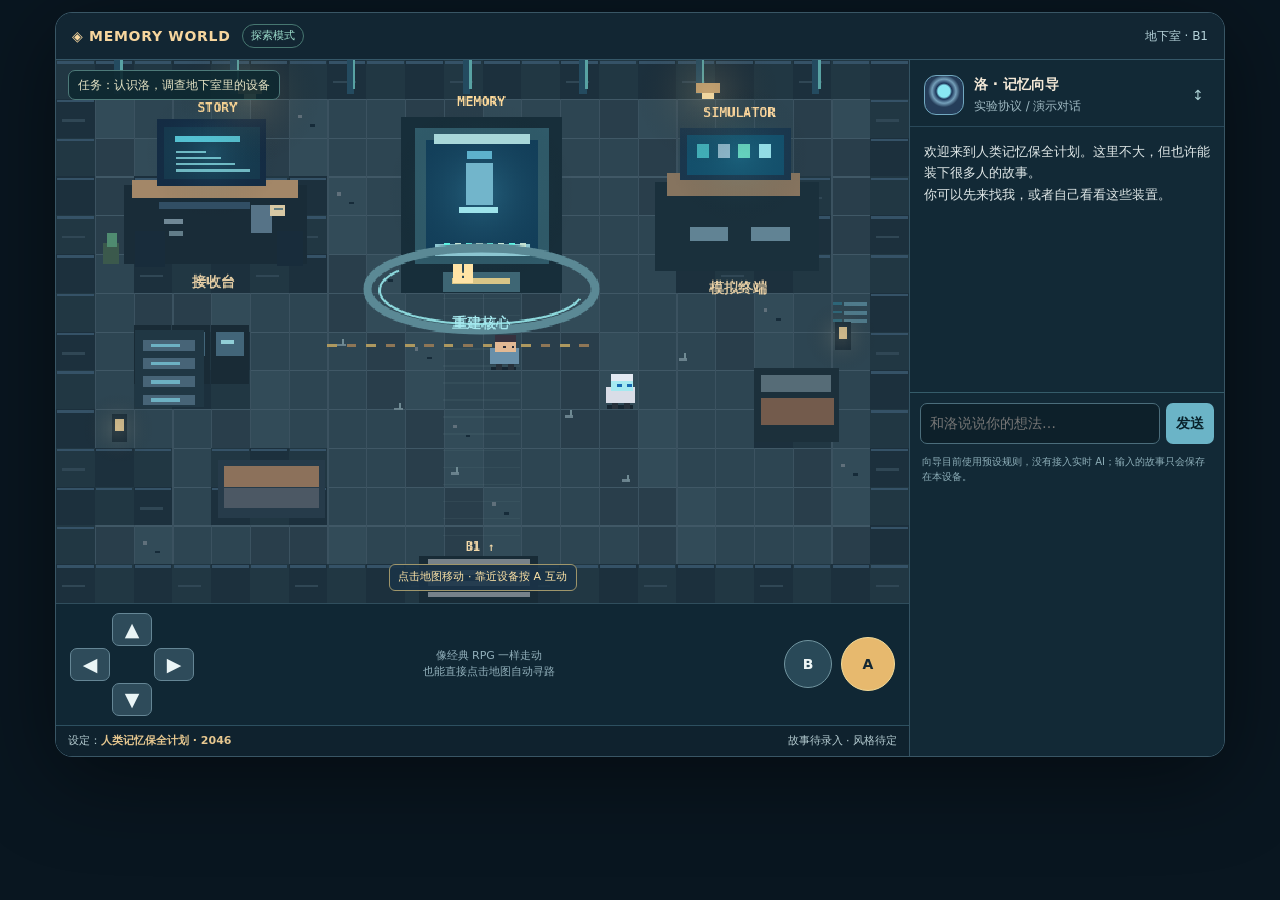
<file: memory-world-basement-demo/index.html>
<!doctype html><html lang="zh-CN"><head><meta charset="utf-8"/><meta name="viewport" content="width=device-width,initial-scale=1,maximum-scale=1,viewport-fit=cover"/><title>Memory World · 地下记忆实验室</title><style>
*{box-sizing:border-box}body{margin:0;background:#091620;color:#f4e9d8;font:14px/1.5 system-ui,-apple-system,'PingFang SC',sans-serif}button,input,textarea{font:inherit}button{cursor:pointer;touch-action:manipulation}.app{max-width:1170px;margin:12px auto;border:1px solid #395665;background:#0f2330;border-radius:17px;overflow:hidden;box-shadow:0 20px 90px #0007}.bar{height:47px;display:flex;align-items:center;gap:12px;padding:0 16px;background:#122633;border-bottom:1px solid #355768}.brand{font-weight:850;letter-spacing:.05em;color:#f7d69e;white-space:nowrap}.location{font-size:12px;color:#b5d2d9;margin-left:auto}.mode{font-size:11px;color:#9fe0ce;border:1px solid #477771;border-radius:20px;padding:3px 8px}.body{display:grid;grid-template-columns:minmax(0,1fr) 315px;min-height:470px}.main{min-width:0;background:#061620;display:flex;flex-direction:column}.game{position:relative;min-height:340px;flex:1;display:flex;align-items:center;justify-content:center;overflow:hidden;background:#101e2a}.game canvas{display:block;width:100%;height:auto;image-rendering:pixelated;touch-action:none;cursor:crosshair}.task{position:absolute;left:12px;top:10px;background:#0e2930e6;color:#e4e2c4;border:1px solid #4d7a79;border-radius:7px;padding:5px 9px;font-size:12px;max-width:70%;pointer-events:none}.prompt{position:absolute;bottom:12px;left:50%;transform:translateX(-50%);white-space:nowrap;font-size:11px;color:#ffe5a7;background:#1b3448e0;border:1px solid #9f966b;border-radius:6px;padding:4px 9px;pointer-events:none}.pad{display:flex;align-items:center;justify-content:space-between;padding:9px 14px;background:#102734;gap:8px;border-top:1px solid #304e5d}.pad .dpad{display:grid;grid-template-columns:40px 40px 40px;grid-template-rows:33px 33px 33px;gap:2px}.pad .dpad button{background:#2e4b5a;border:1px solid #658695;color:#eaf5f6;border-radius:7px;font-size:19px}.pad .dpad button[data-dir=up]{grid-area:1/2}.pad .dpad button[data-dir=left]{grid-area:2/1}.pad .dpad button[data-dir=down]{grid-area:3/2}.pad .dpad button[data-dir=right]{grid-area:2/3}.actions{display:flex;gap:9px;align-items:center}.round{border:1px solid #7195a0;border-radius:50%;background:#294958;color:#eff7f7;width:48px;height:48px;font-weight:850}.round.a{background:#e7b96e;color:#132733;border-color:#f1da98;width:54px;height:54px}.pad .help{font-size:11px;color:#91afba;text-align:center;max-width:200px}.side{display:flex;flex-direction:column;border-left:1px solid #345363;background:#122936}.face{display:flex;align-items:center;gap:10px;padding:14px 14px 10px;border-bottom:1px solid #294859}.avatar{width:40px;height:40px;border-radius:12px;background:radial-gradient(circle at 50% 40%,#89e8f3 0 6px,#1c3559 8px,#749fb9 12px,#253d59 16px);border:1px solid #72a9c1;flex:none}.face b{display:block}.face small{color:#9fb9c2}.msg{padding:14px;line-height:1.65;white-space:pre-line;flex:1;font-size:13px;color:#e0e8e8;max-height:255px;overflow:auto}.choices{padding:0 13px 10px;display:grid;gap:6px}.choices button{padding:8px;text-align:left;color:#e8eff3;background:#274454;border:1px solid #567989;border-radius:8px}.entry{border-top:1px solid #355c6a;display:flex;gap:6px;padding:10px}.entry input{min-width:0;flex:1;color:#fff;background:#0d202a;border:1px solid #4b6d7b;border-radius:7px;padding:9px}.entry button{border:0;background:#6bb4c7;color:#09222b;border-radius:7px;padding:7px 10px;font-weight:800}.asideNote{font-size:10px;color:#8daeb8;padding:0 12px 9px}.modal{position:absolute;z-index:9;inset:15px;background:#102b3bf5;border:1px solid #83c1c7;border-radius:12px;padding:20px;overflow:auto;box-shadow:0 10px 30px #0008}.modal[hidden]{display:none}.modal h3{margin:0 0 8px;color:#f1cb8f}.modal p{color:#c4d9df}.modal textarea{width:100%;min-height:92px;color:white;border:1px solid #648b96;background:#071e29;border-radius:7px;padding:10px}.modal button{border:1px solid #62838b;color:#e7f4f2;border-radius:7px;background:#285467;padding:9px 13px;margin:4px 4px 4px 0}.modal button.primary{background:#d6b276;border-color:#efd39a;color:#122830}.status{font-size:11px;padding:7px 12px;display:flex;justify-content:space-between;gap:10px;border-top:1px solid #2d5060;color:#b5ccd1;background:#0f222e}.status strong{color:#e6c78f}@media(max-width:740px){.app{margin:0;border:0;border-radius:0;min-height:100svh}.bar{height:43px}.body{display:flex;flex-direction:column;min-height:auto}.game{min-height:unset;flex:unset}.game canvas{height:auto;max-height:63svh;object-fit:contain}.pad{padding:7px 13px}.pad .help{display:none}.side{border-left:0;border-top:1px solid #446374}.face{padding:8px 13px}.avatar{width:29px;height:29px;border-radius:9px}.msg{padding:9px 13px;max-height:70px;overflow:auto}.side.expanded .msg{max-height:32svh}.choices{grid-template-columns:repeat(auto-fit,minmax(105px,1fr));padding:0 12px 5px}.choices button{padding:6px}.entry{padding:7px 10px}.asideNote{display:none}.status{display:none}.prompt{bottom:4px;max-width:95%;overflow:hidden;text-overflow:ellipsis}.task{font-size:10px}}
</style></head><body><div class="app" id="mw-basement"><header class="bar"><div class="brand">◈ MEMORY WORLD</div><div class="mode" id="mode">探索模式</div><div class="location" id="location">地下室 · B1</div></header><div class="body"><section class="main"><div class="game"><canvas id="world" width="704" height="448" aria-label="可探索的像素风地下记忆实验室"></canvas><div class="task" id="task">任务：认识洛，调查地下室里的设备</div><div class="prompt" id="prompt">点击地图移动 · 靠近设备按 A 互动</div><div class="modal" id="modal" hidden></div></div><div class="pad"><div class="dpad"><button data-dir="up">▲</button><button data-dir="left">◀</button><button data-dir="right">▶</button><button data-dir="down">▼</button></div><div class="help">像经典 RPG 一样走动<br/>也能直接点击地图自动寻路</div><div class="actions"><button class="round" id="b">B</button><button class="round a" id="a">A</button></div></div><div class="status"><span>设定：<strong>人类记忆保全计划 · 2046</strong></span><span id="project">尚未建立记忆项目</span></div></section><aside class="side" id="side"><div class="face"><div class="avatar"></div><div><b>洛 · 记忆向导</b><small>实验协议 / 演示对话</small></div><button id="expand" style="margin-left:auto;border:0;background:transparent;color:#abd0d3">↕</button></div><div class="msg" id="msg">欢迎来到人类记忆保全计划。这里不大，但也许能装下很多人的故事。<br/>你可以先来找我，或者自己看看这些装置。</div><div class="choices" id="choices"></div><form class="entry" id="form"><input id="chat" placeholder="和洛说说你的想法…" autocomplete="off"/><button type="submit">发送</button></form><div class="asideNote">向导目前使用预设规则，没有接入实时 AI；输入的故事只会保存在本设备。</div></aside></div></div><script>
(()=>{const root=document.getElementById('mw-basement');if(root.dataset.loaded)return;root.dataset.loaded='1';const $=id=>root.querySelector('#'+id),canvas=$('world'),c=canvas.getContext('2d');c.imageSmoothingEnabled=false;const W=22,H=16,S=32,base={x:11,y:9,dir:'up'};let p={...base},world='lab',path=[],walkTimer=0,dialog='',dialogChoices=[],visited=new Set(),project={story:'',theme:''};try{project={...project,...JSON.parse(localStorage.getItem('memory-world-basement-v1')||'{}')}}catch(e){}const save=()=>{try{localStorage.setItem('memory-world-basement-v1',JSON.stringify(project))}catch(e){}};const sources=[{id:'story',name:'记忆接收台',x:4,y:8,tx:4,ty:6},{id:'core',name:'记忆重建核心',x:10,y:8,tx:10,ty:6},{id:'sim',name:'环境模拟终端',x:17,y:8,tx:17,ty:6},{id:'guide',name:'洛',x:14,y:10},{id:'logs',name:'实验记录',x:5,y:10},{id:'exit',name:'楼梯',x:11,y:14}];const arr=()=>world==='lab'?sources:[{id:'back',name:'返回地下室',x:11,y:13},{id:'demo-npc',name:'模拟人物',x:15,y:8}];const walls=new Set();for(let y=0;y<H;y++)for(let x=0;x<W;x++){if(x===0||x===W-1||y<=2||y===15)walls.add(x+','+y)};const obstacles=[[2,5,6,7],[9,4,12,7],[16,5,19,7],[2,9,4,10],[18,10,19,11],[4,12,6,13],[1,12,2,13]];for(const [x1,y1,x2,y2] of obstacles)for(let y=y1;y<=y2;y++)for(let x=x1;x<=x2;x++)walls.add(x+','+y);walls.delete('11,15');walls.delete('10,15');const blocked=(x,y)=>x<0||y<0||x>=W||y>=H||(world==='lab'&&walls.has(x+','+y))||arr().some(o=>o.x===x&&o.y===y&&o.id!=='exit'&&o.id!=='back'&&o.id!=='story'&&o.id!=='core'&&o.id!=='sim'&&o.id!=='logs');const active=()=>arr().filter(o=>Math.abs(p.x-o.x)+Math.abs(p.y-o.y)<=2).sort((a,b)=>Math.abs(p.x-a.x)+Math.abs(p.y-a.y)-Math.abs(p.x-b.x)-Math.abs(p.y-b.y))[0];const talk=(s,opts=[])=>{dialog=s;dialogChoices=opts;$('msg').textContent=s;const el=$('choices');el.innerHTML='';opts.forEach(o=>{const b=document.createElement('button');b.textContent=o[0];b.addEventListener('click',o[1]);el.appendChild(b)});$('side').classList.toggle('expanded',!!opts.length)};const report=()=>{$('project').textContent=(project.story?'已记录故事':'故事待录入')+' · '+(project.theme?project.theme:'风格待定')};const modal=(html,action)=>{const el=$('modal');el.innerHTML=html;el.hidden=false;if(action)action(el)};const close=()=>{$('modal').hidden=true};const place=(id)=>{if(id==='story'){modal('<h3>◈ 记忆接收台</h3><p>你可以记录一段真实经历或一个虚构故事。这里只保存文本；真正的 AI 剧情生成尚未接入。</p><textarea id="idea" placeholder="那天发生了什么？谁在场？为什么难忘？"></textarea><button class="primary" id="saveIdea">保存这段记忆</button><button id="cancelIdea">返回地图</button>',el=>{el.querySelector('#idea').value=project.story;el.querySelector('#saveIdea').onclick=()=>{project.story=el.querySelector('#idea').value.trim();save();report();close();talk(project.story?'我已经把这段经历存进项目。接下来可以去模拟终端看看它适合什么样的世界。':'还没有写下记忆，之后随时可以回来。')};el.querySelector('#cancelIdea').onclick=close});return}
if(id==='guide'){talk('这是我们的第一间地下实验室。设备还不齐全，但已经可以接收故事、展示环境，并预留重建入口。你想从哪里开始？', [['记录一段记忆',()=>place('story')],['看看模拟环境',()=>place('sim')],['了解这个计划',()=>place('logs')]]);return}
if(id==='sim'){modal('<h3>◈ 环境模拟终端</h3><p>先挑选一段 Demo 环境，亲自走一走。每个模拟场景都是同一套 RPG 控制方式。</p><div id="demolist"></div><button id="cancel">返回地图</button>',el=>{const d=el.querySelector('#demolist');[['coast','黄昏海岸'],['rain','雨夜车站'],['forest','寂静森林']].forEach(([id,label])=>{const b=document.createElement('button');b.textContent='进入 · '+label;b.onclick=()=>{world=id;p={x:11,y:11,dir:'up'};path=[];close();$('mode').textContent='模拟体验';$('location').textContent=label;$('task').textContent='体验地图 · 寻找模拟人物，或返回实验室';talk('现在你正在 '+label+'。请先走动、观察。你可以按 A 与人物交流，之后返回实验室采用这种环境。');report()};d.appendChild(b)});el.querySelector('#cancel').onclick=close});return}
if(id==='core'){if(!project.story&&!project.theme){talk('这是记忆重建核心，但它还是空的。请先到接收台记录故事，或到模拟终端体验一种环境。');return}modal('<h3>◈ 记忆重建核心</h3><p>已记录的素材：</p><p id="summary"></p><p>下一步，这台装置将把人物、场景与事件组合成可玩世界。当前版本先验证空间布局和交互逻辑，并不会假装已经生成完整游戏。</p><button id="closeCore" class="primary">回到实验室</button>',el=>{el.querySelector('#summary').textContent='故事：'+(project.story||'尚未录入')+' ｜ 场景：'+(project.theme||'尚未选择');el.querySelector('#closeCore').onclick=close});return}
if(id==='logs'){talk('档案 2046-01：人们的生活几乎都被自动记录，却越来越少亲自讲述那些经历为什么重要。这个计划要保存的，不只是数据，还有记忆的意义。');return}
if(id==='exit'){talk('楼梯通向外面的城市。但现在，实验还没有结束。');return}
if(id==='back'){const name={coast:'黄昏海岸',rain:'雨夜车站',forest:'寂静森林'}[world];modal('<h3>完成本次模拟</h3><p>你体验了 '+name+'。要把这种环境作为你故事的初步风格吗？</p><button id="yes" class="primary">采用并返回地下室</button><button id="no">只返回，不采用</button>',el=>{el.querySelector('#yes').onclick=()=>{project.theme=name;save();back();talk('已经记录你的场景偏好：'+name+'。之后可以继续与我讨论角色和玩法。')};el.querySelector('#no').onclick=()=>{back();talk('已回到地下室。如果不喜欢这个场景，我们可以试下一个。')}});return}
if(id==='demo-npc'){talk(world==='coast'?'“海浪的声音，总让人想起某个夏天。”':world==='rain'?'“下一趟车就要到了。你还有什么想说的吗？”':'“你有没有觉得，有些路走第二次就不一样了？”');return}};
function back(){world='lab';p={x:15,y:9,dir:'left'};path=[];close();$('mode').textContent='探索模式';$('location').textContent='地下室 · B1';$('task').textContent='探索地下室 · 与设备和洛交流'}
function interact(){if(!$('modal').hidden){close();return}const o=active();if(o)place(o.id);else talk('附近没有可以调查的物品。走近发光的设备、洛或者模拟场景里的人物，再按 A。')}
function can(x,y){return !blocked(x,y)};function step(dx,dy){if(!$('modal').hidden)return;p.dir=dx<0?'left':dx>0?'right':dy<0?'up':'down';if(can(p.x+dx,p.y+dy)){p.x+=dx;p.y+=dy;visited.add(p.x+','+p.y)}path=[];draw()}
function navigate(tx,ty){if(!$('modal').hidden)return;const dest=arr().find(o=>o.tx!==undefined?Math.abs(tx-o.tx)<=2&&Math.abs(ty-o.ty)<=1:Math.abs(tx-o.x)<=1&&Math.abs(ty-o.y)<=1);let targets=dest?[[dest.x-1,dest.y],[dest.x+1,dest.y],[dest.x,dest.y-1],[dest.x,dest.y+1]].filter(t=>can(...t)):[[tx,ty]].filter(t=>can(...t));if(!targets.length)return;const queue=[[p.x,p.y]],seen=new Set([p.x+','+p.y]),parent={};let end=null;for(let i=0;i<queue.length;i++){const [x,y]=queue[i];if(targets.some(([xx,yy])=>x===xx&&y===yy)){end=[x,y];break}for(const [dx,dy] of [[0,-1],[1,0],[0,1],[-1,0]]){const a=x+dx,b=y+dy,k=a+','+b;if(can(a,b)&&!seen.has(k)){seen.add(k);parent[k]=[x,y];queue.push([a,b])}}}if(!end)return;let r=[],at=end;while(at[0]!==p.x||at[1]!==p.y){r.unshift(at);at=parent[at.join(',')]}path=r;if(dest&&!path.length)place(dest.id);if(dest){navigate.target=dest}else navigate.target=null}
const box=(x,y,w,h,color)=>{c.fillStyle=color;c.fillRect(Math.round(x),Math.round(y),w,h)},label=(txt,x,y,col='#eef2e5',size=10)=>{c.fillStyle=col;c.font='bold '+size+'px monospace';c.textAlign='center';c.fillText(txt,x,y)},glow=(x,y,r,col)=>{const g=c.createRadialGradient(x,y,0,x,y,r);g.addColorStop(0,col);g.addColorStop(1,'transparent');c.fillStyle=g;c.fillRect(x-r,y-r,r*2,r*2)};let camX=0,camY=0,frame=0;
function draw(){const viewW=canvas.width,viewH=canvas.height;camX=Math.max(0,Math.min(W*S-viewW,p.x*S+S/2-viewW/2));camY=Math.max(0,Math.min(H*S-viewH,p.y*S+S/2-viewH/2));box(0,0,viewW,viewH,'#132737');c.save();c.translate(-camX,-camY);if(world==='lab'){box(0,0,704,512,'#142533');for(let y=0;y<H;y++)for(let x=0;x<W;x++){const X=x*S,Y=y*S,wall=walls.has(x+','+y);const seed=(x*53+y*97)%19;if(wall){box(X,Y,32,32,(x+y)%2?'#1c303d':'#213743');box(X+1,Y+1,30,2,'#355267');if((x+y)%3===0)box(X+5,Y+17,19,2,'#304755')}else{box(X,Y,32,32,seed<4?'#324b58':seed<9?'#293e4b':'#2d4552');box(X,Y,32,1,'#405866');box(X,Y,1,32,'#3b5260');if(seed===1){box(X+8,Y+13,3,3,'#60707b');box(X+18,Y+21,4,2,'#162b39')}}}
// worn walkway, floor stripes, loose papers and cables
for(let y=260;y<468;y+=14){box(319,y,64,1,'#66828a22')}
for(let i=0;i<7;i++){let x=232+(i*47)%288, y=298+(i*53)%153;box(x,y,7,2,'#69818c');box(x+4,y-4,2,5,'#6f8a93')}
// coiled cables near right wall
for(let j=0;j<3;j++){box(650,264+j*7,19,3,'#4f7b8c');box(641,264+j*7,8,2,'#2d6679')}
// subtle maintenance hazard strip
for(let i=0;i<14;i++){box(224+i*16,298,8,3,i%2?'#8e7656':'#ad985f')}
// hanging utilities and emergency lamp niches
for(const [x,y] of [[51,368],[648,292]]){box(x-5,y-12,13,23,'#152a38');box(x-2,y-8,7,10,'#c8b487');glow(x,y,30,'#f2d5a822')}
// rear wall monitors and pipes
box(32,41,640,7,'#101f2b');box(33,47,634,4,'#a57b52');for(let x=48;x<672;x+=96){box(x,16,6,76,'#244b60');box(x+5,18,2,70,'#58a2a3')}
// auxiliary shelves
for(let x=64;x<=128;x+=32){box(x,283,31,48,'#192b36');box(x+4,288,23,20,'#426579');box(x+8,295,11,3,'#91ced7')}
// creation desk
box(56,167,151,65,'#192c38');box(63,163,137,15,'#a38768');box(83,113,90,55,'#142c44');box(89,119,79,43,'#16394e');box(98,127,54,5,'#57c6d6');for(let k=0;k<4;k++){box(99,139+k*5,25+k*12,2,'#74bdc6')}glow(129,140,57,'#4ed8fb22');box(85,181,75,6,'#314e64');box(161,184,17,23,'#567387');box(65,205,25,30,'#182c3b');box(182,205,22,29,'#182c3b');label('STORY',133,107,'#ffda99',11);
// note papers, desk plant and scattered tools
box(177,184,12,9,'#d7c8a4');box(180,186,7,2,'#617d81');box(89,195,16,4,'#708896');box(93,205,12,4,'#627d89');
box(39,215,13,17,'#3b594c');box(42,207,8,11,'#4f8b70');
// memory capsule
box(285,111,133,145,'#172e3a');box(296,120,111,112,'#305b6a');box(305,130,93,92,'#123f5b');glow(351,174,78,'#6cdefa33');box(312,125,79,8,'#a8d7d9');box(313,216,78,10,'#8cc6d1');for(let k=0;k<8;k++){const x=320+k*9;box(x,215,5,4, k%2?'#c5e3d3':'#5df4e3')}
box(338,149,23,35,'#72b5cb');box(333,185,32,5,'#9de3ea');box(339,139,21,7,'#5db1cc');// pedestal ring and floor-mounted control arc
c.strokeStyle='#5b8995';c.lineWidth=7;c.beginPath();c.ellipse(351,253,94,34,0,0,Math.PI*2);c.stroke();c.strokeStyle='#8cd8dc';c.lineWidth=2;c.beginPath();c.ellipse(351,254,84,28,0,.25,Math.PI*1.2);c.stroke();
box(319,239,64,16,'#3e6674');box(327,244,48,5,'#d9c687');label('MEMORY',351,102,'#ffdb9b',11);
// simulation desk
box(494,165,136,73,'#1a303c');box(504,157,110,19,'#86745f');box(515,120,92,43,'#1a374e');box(521,126,80,33,'#13506d');for(let k=0;k<4;k++)box(529+k*17,133,10,12,['#43b5bf','#94b7cb','#68d3bb','#9be4ed'][k]);glow(564,142,59,'#50cbd722');box(523,202,32,11,'#618394');box(574,202,32,11,'#618394');label('SIMULATOR',564,111,'#ffdaa0',11);
// racks, box and lounge
box(65,287,57,63,'#203744');for(let y=295;y<347;y+=15){box(72,y,43,9,'#476477');box(78,y+3,24,3,'#6db1c3')}box(576,318,70,61,'#1c303b');box(582,324,58,14,'#566c77');box(582,343,60,22,'#735b4c');box(134,394,88,48,'#263b4a');box(139,399,78,17,'#8c715b');box(139,417,78,17,'#4c5864');
// staircase exit
box(300,473,98,39,'#182b36');for(let i=0;i<4;i++)box(307,476+i*9,84,4,'#77828a');label('B1 ↑',350,469,'#f2d8a8',10);
// hanging lamps
for(const [x,y] of [[160,92],[538,91]]){box(x-10,y-8,20,8,'#b9996c');glow(x,y,60,'#ffd18b27');box(x-5,y,10,5,'#f0d59f')}
// guide helper sprite
sprite(14,10,'#d9dde7',true);
// labels at landmarks
label('接收台',130,251,'#e7cfa5',12);label('重建核心',351,285,'#a5e8ee',12);label('模拟终端',563,256,'#e7cfa5',12)
}else{const colors={coast:['#967f67','#d1bc97','#28657b'],forest:['#325948','#456d51','#1d3f41'],rain:['#465b70','#617887','#233b53']}[world];for(let y=0;y<H;y++)for(let x=0;x<W;x++){box(x*S,y*S,S,S,y<4?colors[2]:((x*7+y)%5===0?colors[0]:colors[1]));box(x*S,y*S,32,1,'#ffffff11');box(x*S,y*S,1,32,'#ffffff11')}
if(world==='coast'){for(let y=0;y<4;y++)for(let x=0;x<W;x++){box(x*S,y*S,32,32,y<3?'#286579':'#c9b790');box(x*S+7,y*S+17,20,2,'#bce0df')}for(let x=2;x<9;x++)box(x*S,6*S,24,15,'#6e806d');glow(322,20,145,'#ffcb6b44')}
if(world==='forest'){for(const [x,y] of [[3,5],[4,11],[17,4],[18,10],[8,5],[14,11]]){box(x*S+10,y*S+15,13,29,'#725b42');box(x*S-7,y*S-22,47,42,'#2c684f');box(x*S+1,y*S-32,32,24,'#398961')}}
if(world==='rain'){for(let x=1;x<21;x++){box(x*S,2*S,30,4,'#b2bcbe');box(x*S,3*S,30,4,'#4b5564')}for(let x=2;x<=20;x+=3){box(x*S,4*S,7,76,'#283744');box(x*S-6,4*S,20,6,'#94a2b0')}for(let k=0;k<80;k++)box((k*79)%704,(k*39+frame)%512,1,12,'#a6ced350')}
sprite(15,8,'#ad8377',false);label('访客',15*S+16,8*S-6,'#ecdbc4',12);box(10*S,13*S,96,30,'#344d5a');label('↶ 返回地下室',11*S+48,13*S+19,'#fce2ae',11)}
// avatar and interactive highlight
sprite(p.x,p.y,'#688fa9',false);const n=active();if(n){const X=n.x*S+16,Y=n.y*S-6+Math.sin(frame*.08)*2;box(X-8,Y-19,16,16,'#ffe3a5');label('!',X,Y-7,'#234253',15)}c.restore()}
function sprite(tx,ty,coat,robot){const x=tx*S,y=ty*S;box(x+7,y+29,21,3,'#162632');box(x+11,y+24,5,8,'#27313b');box(x+21,y+24,5,8,'#27313b');box(x+6,y+14,24,13,coat);box(x+10,y+5,18,12,robot?'#a5e9f0':'#e2b994');box(x+10,y+3,18,6,robot?'#e3e9f2':'#36313e');if(robot){box(x+15,y+11,4,3,'#1669b3');box(x+23,y+11,4,3,'#1669b3')}else{box(x+17,y+12,2,2,'#282c37');box(x+24,y+12,2,2,'#282c37')}}
function resize(){const mobile=root.clientWidth<740;canvas.width=mobile?384:704;canvas.height=mobile?384:448;c.imageSmoothingEnabled=false;draw()}let last=0;function loop(t){if(t-last>125){frame++;if(path.length&&$('modal').hidden){const [x,y]=path.shift();p.dir=x>p.x?'right':x<p.x?'left':y>p.y?'down':'up';p.x=x;p.y=y;if(!path.length&&navigate.target){const target=navigate.target;navigate.target=null;if(Math.abs(p.x-target.x)+Math.abs(p.y-target.y)<=1)place(target.id)}}draw();last=t}requestAnimationFrame(loop)}
function key(e){if(!root.isConnected){document.removeEventListener('keydown',key);return}if(e.target.closest('input,textarea'))return;const dirs={arrowup:[0,-1],arrowdown:[0,1],arrowleft:[-1,0],arrowright:[1,0],w:[0,-1],s:[0,1],a:[-1,0],d:[1,0]};const k=e.key.toLowerCase();if(dirs[k]){e.preventDefault();step(...dirs[k])}else if(k==='e'||k==='enter'||k===' '){e.preventDefault();interact()}else if(k==='escape')close()};document.addEventListener('keydown',key);
root.querySelectorAll('[data-dir]').forEach(b=>{let hold=null;const dir={up:[0,-1],down:[0,1],left:[-1,0],right:[1,0]}[b.dataset.dir];b.addEventListener('pointerdown',e=>{e.preventDefault();step(...dir);hold=setInterval(()=>step(...dir),145)});['pointerup','pointerleave','pointercancel'].forEach(n=>b.addEventListener(n,()=>{clearInterval(hold)}))});$('a').addEventListener('click',interact);$('b').addEventListener('click',()=>{if(!$('modal').hidden)close();else if(world!=='lab')place('back');else talk('按 A 与附近设备交互，或点击设备直接走过去。')});canvas.addEventListener('pointerdown',e=>{const r=canvas.getBoundingClientRect(),x=Math.floor((e.clientX-r.left)/r.width*canvas.width),y=Math.floor((e.clientY-r.top)/r.height*canvas.height);navigate(Math.floor((x+camX)/S),Math.floor((y+camY)/S))});$('expand').onclick=()=>$('side').classList.toggle('expanded');$('form').addEventListener('submit',e=>{e.preventDefault();const input=$('chat'),s=input.value.trim();if(!s)return;input.value='';if(/地图|场景|森林|海岸|车站|环境|风格/.test(s)){talk('可以。请走到右侧环境模拟终端，我准备了三种不同的可探索 Demo。',[['打开模拟选择',()=>place('sim')]])}else if(/故事|记忆|往事|经历|想做/.test(s)){talk('听起来你想保存一段经历。先记录下来，我们之后可以继续讨论怎样把它变成互动体验。',[['打开记忆接收台',()=>place('story')]])}else if(/玩法|设计|游戏/.test(s)){talk('目前只支持自由探索、调查和 NPC 对话。我们先把这些基本交互打磨好，再增加更丰富的玩法。')}else{talk('我记下了你的想法，不过这只是演示对话。以后接入真正的 AI，才能结合项目持续理解和修改。')}});report();resize();window.addEventListener('resize',resize);requestAnimationFrame(loop)})();
</script></body></html>
</file>
